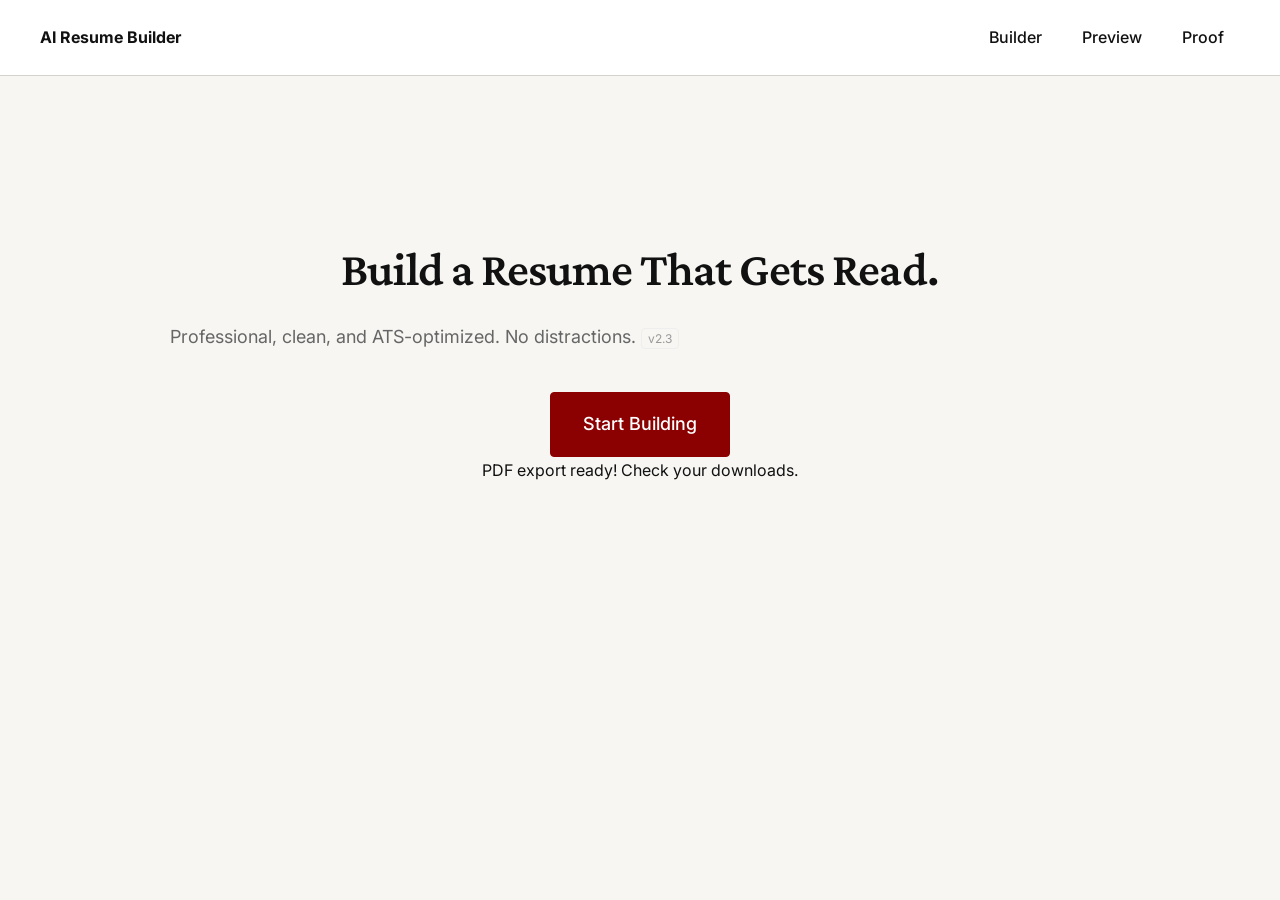
<file: index.html>
<!DOCTYPE html>
<html lang="en">

<head>
    <meta charset="UTF-8">
    <meta name="viewport" content="width=device-width, initial-scale=1.0">
    <title>AI Resume Builder</title>
    <link rel="preconnect" href="https://fonts.googleapis.com">
    <link rel="preconnect" href="https://fonts.gstatic.com" crossorigin>
    <link
        href="https://fonts.googleapis.com/css2?family=Crimson+Pro:wght@400;600&family=Inter:wght@400;500;600&display=swap"
        rel="stylesheet">
    <link rel="stylesheet" href="design-system.css">
    <style>
        /* Specific App overrides/additions */
        /* Resume Preview Styles */
        .resume-preview {
            background: white;
            padding: 40px;
            min-height: 800px;
            /* A4-ish ratio */
            box-shadow: 0 4px 6px -1px rgba(0, 0, 0, 0.1), 0 2px 4px -1px rgba(0, 0, 0, 0.06);
            font-family: 'Crimson Pro', serif;
            color: #000;
        }

        .resume-preview h1 {
            font-size: 32px;
            margin-bottom: 4px;
            border-bottom: 2px solid #000;
            padding-bottom: 8px;
        }

        .resume-preview h2 {
            font-size: 18px;
            text-transform: uppercase;
            border-bottom: 1px solid #ccc;
            margin-top: 24px;
            margin-bottom: 12px;
            padding-bottom: 4px;
            letter-spacing: 0.05em;
        }

        .resume-preview h3 {
            font-size: 16px;
            font-weight: 600;
            margin-bottom: 2px;
        }

        .resume-preview p,
        .resume-preview li {
            font-family: 'Inter', sans-serif;
            font-size: 14px;
            line-height: 1.5;
            margin-bottom: 4px;
        }

        .resume-contact-info {
            font-family: 'Inter', sans-serif;
            font-size: 14px;
            margin-bottom: 24px;
        }

        /* Builder Layout */
        .builder-layout {
            display: flex;
            gap: 24px;
            height: calc(100vh - 80px);
            /* Subtract top bar */
            overflow: hidden;
        }

        .builder-form {
            flex: 1;
            overflow-y: auto;
            padding-right: 16px;
        }

        .builder-preview {
            flex: 1;
            overflow-y: auto;
            background: #e5e5e5;
            padding: 24px;
            display: flex;
            justify-content: center;
        }

        .preview-container {
            width: 100%;
            max-width: 800px;
        }

        /* Score Card */
        .score-card {
            background: #fff;
            border: 1px solid var(--color-border);
            border-radius: 8px;
            padding: 16px;
            margin-bottom: 24px;
            position: sticky;
            top: 0;
            z-index: 10;
            box-shadow: 0 2px 4px rgba(0, 0, 0, 0.05);
        }

        .score-header {
            display: flex;
            justify-content: space-between;
            align-items: center;
            margin-bottom: 12px;
        }

        .score-title {
            font-weight: 600;
            font-size: 14px;
            text-transform: uppercase;
            letter-spacing: 0.05em;
            color: #666;
        }

        .score-value {
            font-size: 24px;
            font-weight: 700;
            color: var(--color-text-primary);
        }

        /* Score Card - Circular */
        .score-card {
            background: #fff;
            border: 1px solid var(--color-border);
            border-radius: 8px;
            padding: 24px;
            margin-bottom: 24px;
            position: sticky;
            top: 0;
            z-index: 10;
            box-shadow: 0 4px 12px rgba(0, 0, 0, 0.05);
            text-align: center;
        }

        .score-circle-container {
            position: relative;
            width: 120px;
            height: 120px;
            margin: 0 auto 16px;
        }

        .score-svg {
            transform: rotate(-90deg);
            width: 100%;
            height: 100%;
        }

        .score-circle-bg {
            fill: none;
            stroke: #f3f3f3;
            stroke-width: 8;
        }

        .score-circle-progress {
            fill: none;
            stroke-width: 8;
            stroke-linecap: round;
            stroke-dasharray: 339.292;
            /* 2 * PI * 54 */
            stroke-dashoffset: 339.292;
            transition: stroke-dashoffset 1s ease-out, stroke 0.3s;
        }

        .score-text-center {
            position: absolute;
            top: 50%;
            left: 50%;
            transform: translate(-50%, -50%);
            display: flex;
            flex-direction: column;
            align-items: center;
        }

        .score-value-large {
            font-size: 32px;
            font-weight: 700;
            line-height: 1;
            color: var(--color-text-primary);
        }

        .score-label-small {
            font-size: 10px;
            text-transform: uppercase;
            color: #888;
            margin-top: 2px;
            font-weight: 600;
        }

        .score-status {
            font-size: 14px;
            font-weight: 600;
            margin-bottom: 12px;
            padding: 4px 12px;
            border-radius: 20px;
            display: inline-block;
        }

        .score-status.needs-work {
            background: #fee2e2;
            color: #dc2626;
        }

        .score-status.getting-there {
            background: #fef3c7;
            color: #d97706;
        }

        .score-status.strong {
            background: #d1fae5;
            color: #059669;
        }

        .suggestion-list {
            text-align: left;
            margin-top: 16px;
            border-top: 1px solid #eee;
            padding-top: 12px;
        }

        .suggestion-item {
            font-size: 12px;
            color: #555;
            padding: 4px 0;
            display: flex;
            align-items: start;
            gap: 6px;
        }

        .suggestion-item::before {
            content: "+";
            color: var(--color-success);
            font-weight: bold;
        }

        /* Input Guidance */
        .input-guidance {
            font-size: 12px;
            color: #666;
            margin-top: 4px;
            font-style: italic;
            display: flex;
            align-items: center;
            gap: 4px;
        }

        .input-guidance.warning {
            color: #d97706;
        }

        /* Template Switcher */
        .template-switcher {
            display: flex;
            gap: 8px;
            margin-bottom: 24px;
            background: #f3f3f3;
            padding: 4px;
            border-radius: 6px;
        }

        .template-btn {
            flex: 1;
            padding: 8px;
            border: none;
            background: transparent;
            cursor: pointer;
            border-radius: 4px;
            font-size: 14px;
            font-weight: 500;
            color: #666;
            transition: all 0.2s;
        }

        .template-btn.active {
            background: white;
            color: var(--color-text-primary);
            box-shadow: 0 1px 2px rgba(0, 0, 0, 0.1);
        }

        /* TEMPLATE STYLES */

        /* Classic (Default) */
        .resume-template-classic {
            font-family: 'Crimson Pro', serif;
            color: #000;
            line-height: 1.5;
        }

        .resume-template-classic h1 {
            border-bottom: 2px solid #000;
            padding-bottom: 8px;
            margin-bottom: 12px;
            font-size: 32px;
        }

        .resume-template-classic h2 {
            text-transform: uppercase;
            border-bottom: 1px solid #ccc;
            margin-top: 24px;
            margin-bottom: 12px;
            font-size: 18px;
            letter-spacing: 0.05em;
        }

        .resume-template-classic .resume-contact-info {
            margin-bottom: 24px;
            font-family: 'Inter', sans-serif;
            font-size: 14px;
        }

        .resume-template-classic h3 {
            font-size: 16px;
            font-weight: 600;
        }

        .resume-template-classic p,
        .resume-template-classic li {
            font-family: 'Inter', sans-serif;
            font-size: 14px;
        }

        /* Modern */
        .resume-template-modern {
            font-family: 'Inter', sans-serif;
            color: #111;
            line-height: 1.6;
        }

        .resume-template-modern h1 {
            font-size: 36px;
            font-weight: 800;
            letter-spacing: -0.02em;
            margin-bottom: 8px;
            border: none;
        }

        .resume-template-modern h2 {
            font-size: 16px;
            font-weight: 700;
            text-transform: uppercase;
            color: var(--color-accent);
            border-bottom: 2px solid #eee;
            padding-bottom: 6px;
            margin-top: 28px;
            margin-bottom: 16px;
        }

        .resume-template-modern .resume-contact-info {
            font-size: 13px;
            color: #555;
            margin-bottom: 32px;
            font-weight: 500;
        }

        .resume-template-modern h3 {
            font-size: 15px;
            font-weight: 700;
            margin-bottom: 4px;
        }

        .resume-template-modern p,
        .resume-template-modern li {
            font-size: 14px;
            color: #333;
        }

        /* Minimal */
        .resume-template-minimal {
            font-family: 'Inter', sans-serif;
            color: #222;
            line-height: 1.7;
            text-align: center;
        }

        .resume-template-minimal h1 {
            font-size: 28px;
            font-weight: 400;
            letter-spacing: 0.1em;
            text-transform: uppercase;
            margin-bottom: 16px;
            border: none;
        }

        .resume-template-minimal .resume-contact-info {
            font-size: 12px;
            text-transform: uppercase;
            letter-spacing: 0.05em;
            color: #888;
            margin-bottom: 40px;
        }

        .resume-template-minimal h2 {
            font-size: 14px;
            font-weight: 600;
            text-transform: uppercase;
            letter-spacing: 0.15em;
            margin-top: 32px;
            margin-bottom: 16px;
            border: none;
            position: relative;
            display: inline-block;
        }

        /* Minimal Left Align Content Override */
        .resume-template-minimal .section-content {
            text-align: left;
        }

        .resume-template-minimal h3 {
            font-size: 14px;
            font-weight: 600;
        }

        .resume-template-minimal p,
        .resume-template-minimal li {
            font-size: 13px;
            font-weight: 300;
        }

        /* Clean Link in Nav */
        .nav-link {
            text-decoration: none;
            color: var(--color-text-primary);
            padding: 8px 16px;
            border-radius: 4px;
            font-weight: 500;
        }

        .nav-link.active {
            background-color: var(--color-accent);
            color: white;
        }

        /* PRINT STYLES */
        @media print {

            /* Hide UI Elements */
            .top-bar,
            .btn,
            .template-switcher,
            .text-center,
            .input-guidance,
            #score-card-container {
                display: none !important;
            }

            /* Reset Layout */
            body,
            .layout-container,
            #app-content {
                display: block;
                height: auto;
                overflow: visible;
                background: white;
            }

            .resume-preview {
                width: 100%;
                max-width: 100%;
                box-shadow: none;
                border: none;
                padding: 0;
                margin: 0;
            }

            /* Page Breaks */
            h1,
            h2,
            h3 {
                break-after: avoid;
                page-break-after: avoid;
            }

            .section-content,
            li {
                break-inside: avoid;
                page-break-inside: avoid;
            }

            /* Typography Overrides for Print */
            body {
                color: black;
                font-size: 12pt;
                /* Standard print size */
            }

            a {
                text-decoration: none;
                color: black;
            }
        }

        /* NEW UI COMPONENTS */

        /* Tag Input */
        .tag-input-container {
            border: 1px solid #ddd;
            padding: 4px;
            border-radius: 4px;
            display: flex;
            flex-wrap: wrap;
            gap: 4px;
            background: white;
            min-height: 38px;
        }

        .tag-input-container:focus-within {
            border-color: var(--color-accent);
            outline: none;
        }

        .tag-chip {
            background: #f0f0f0;
            padding: 4px 8px;
            border-radius: 12px;
            font-size: 12px;
            display: flex;
            align-items: center;
            gap: 4px;
            user-select: none;
        }

        .tag-chip span {
            cursor: pointer;
            font-weight: bold;
            color: #888;
        }

        .tag-chip span:hover {
            color: #d00;
        }

        .tag-input {
            border: none;
            outline: none;
            flex: 1;
            min-width: 60px;
            padding: 4px;
            font-size: 14px;
        }

        /* Accordion */
        details {
            border: 1px solid #eee;
            border-radius: 4px;
            margin-bottom: 8px;
            background: white;
            overflow: hidden;
        }

        summary {
            padding: 12px;
            cursor: pointer;
            font-weight: 600;
            user-select: none;
            display: flex;
            justify-content: space-between;
            align-items: center;
            background: #fafafa;
        }

        summary:hover {
            background: #f0f0f0;
        }

        details[open] summary {
            border-bottom: 1px solid #eee;
        }

        .accordion-content {
            padding: 16px;
        }

        /* Project Card */
        .preview-project-card {
            margin-bottom: 16px;
            break-inside: avoid;
        }

        .preview-project-header {
            display: flex;
            justify-content: space-between;
            align-items: baseline;
            margin-bottom: 4px;
        }

        .preview-project-title {
            font-weight: 700;
            font-size: 15px;
        }

        .preview-project-links a {
            font-size: 12px;
            color: var(--color-accent);
            margin-left: 8px;
            text-decoration: none;
        }

        .preview-project-links a:hover {
            text-decoration: underline;
        }

        .preview-tech-stack {
            display: flex;
            gap: 6px;
            flex-wrap: wrap;
            margin-top: 6px;
        }

        .tech-badge {
            font-size: 11px;
            border: 1px solid #ccc;
            padding: 1px 6px;
            border-radius: 10px;
            color: #555;
        }

        /* Print overrides updated */
        @media print {
            .tech-badge {
                border-color: #000;
                color: #000;
            }

            body {
                -webkit-print-color-adjust: exact;
                print-color-adjust: exact;
            }

            .modern-sidebar {
                background-color: var(--resume-accent) !important;
                color: white !important;
                height: 100%;
            }

            .template-picker,
            .color-picker,
            .toast,
            .nav,
            .builder-form,
            #score-card-container,
            button {
                display: none !important;
            }

            .resume-preview {
                padding: 0 !important;
                margin: 0 !important;
                border: none !important;
            }
        }

        /* Proof Page CSS */
        .status-badge {
            padding: 6px 16px;
            border-radius: 20px;
            font-weight: 600;
            font-size: 14px;
            text-transform: uppercase;
            letter-spacing: 0.5px;
        }

        .status-badge.in-progress {
            background: #f3f3f3;
            color: #666;
            border: 1px solid #ddd;
        }

        .status-badge.shipped {
            background: #dcfce7;
            color: #166534;
            border: 1px solid #bbf7d0;
        }

        .checklist-grid {
            display: grid;
            grid-template-columns: 1fr;
            gap: 12px;
        }

        @media (min-width: 600px) {
            .checklist-grid {
                grid-template-columns: 1fr 1fr;
            }
        }

        .checklist-item {
            display: flex;
            align-items: center;
            gap: 10px;
            padding: 8px;
            background: #f9f9f9;
            border-radius: 6px;
            font-size: 14px;
            cursor: pointer;
            transition: background 0.2s;
        }

        .checklist-item:hover {
            background: #f0f0f0;
        }

        .checklist-item input[type="checkbox"] {
            width: 16px;
            height: 16px;
            cursor: pointer;
        }
    </style>
</head>

<body>
    <div class="layout-container">
        <!-- TOP BAR -->
        <header class="top-bar">
            <div class="top-bar__project">
                <strong>AI Resume Builder</strong>
            </div>
            <nav class="btn-group">
                <a href="#/builder" class="nav-link" id="nav-builder">Builder</a>
                <a href="#/preview" class="nav-link" id="nav-preview">Preview</a>
                <a href="#/proof" class="nav-link" id="nav-proof">Proof</a>
            </nav>
        </header>

        <!-- Dynamic Content -->
        <main id="app-content"></main>
    </div>

    <script src="app.js?v=2"></script>
</body>

</html>
</file>
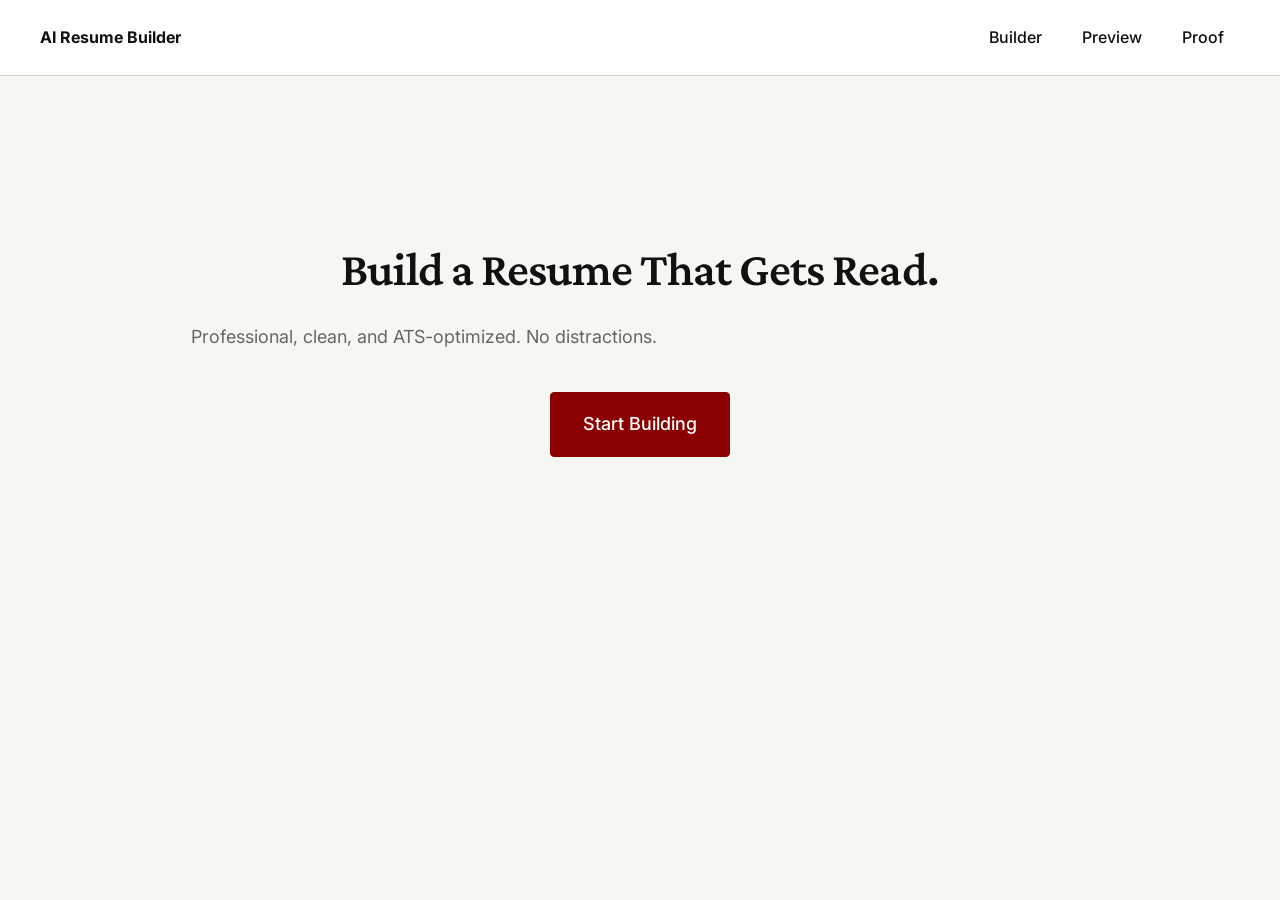
<file: app/index.html>
<!DOCTYPE html>
<html lang="en">

<head>
    <meta charset="UTF-8">
    <meta name="viewport" content="width=device-width, initial-scale=1.0">
    <title>AI Resume Builder</title>
    <link rel="preconnect" href="https://fonts.googleapis.com">
    <link rel="preconnect" href="https://fonts.gstatic.com" crossorigin>
    <link
        href="https://fonts.googleapis.com/css2?family=Crimson+Pro:wght@400;600&family=Inter:wght@400;500;600&display=swap"
        rel="stylesheet">
    <link rel="stylesheet" href="../design-system.css">
    <style>
        /* Specific App overrides/additions */
        /* Resume Preview Styles */
        .resume-preview {
            background: white;
            padding: 40px;
            min-height: 800px;
            /* A4-ish ratio */
            box-shadow: 0 4px 6px -1px rgba(0, 0, 0, 0.1), 0 2px 4px -1px rgba(0, 0, 0, 0.06);
            font-family: 'Crimson Pro', serif;
            color: #000;
        }

        .resume-preview h1 {
            font-size: 32px;
            margin-bottom: 4px;
            border-bottom: 2px solid #000;
            padding-bottom: 8px;
        }

        .resume-preview h2 {
            font-size: 18px;
            text-transform: uppercase;
            border-bottom: 1px solid #ccc;
            margin-top: 24px;
            margin-bottom: 12px;
            padding-bottom: 4px;
            letter-spacing: 0.05em;
        }

        .resume-preview h3 {
            font-size: 16px;
            font-weight: 600;
            margin-bottom: 2px;
        }

        .resume-preview p,
        .resume-preview li {
            font-family: 'Inter', sans-serif;
            font-size: 14px;
            line-height: 1.5;
            margin-bottom: 4px;
        }

        .resume-contact-info {
            font-family: 'Inter', sans-serif;
            font-size: 14px;
            margin-bottom: 24px;
        }

        /* Builder Layout */
        .builder-layout {
            display: flex;
            gap: 24px;
            height: calc(100vh - 80px);
            /* Subtract top bar */
            overflow: hidden;
        }

        .builder-form {
            flex: 1;
            overflow-y: auto;
            padding-right: 16px;
        }

        .builder-preview {
            flex: 1;
            overflow-y: auto;
            background: #e5e5e5;
            padding: 24px;
            display: flex;
            justify-content: center;
        }

        .preview-container {
            width: 100%;
            max-width: 800px;
        }

        /* Score Card */
        .score-card {
            background: #fff;
            border: 1px solid var(--color-border);
            border-radius: 8px;
            padding: 16px;
            margin-bottom: 24px;
            position: sticky;
            top: 0;
            z-index: 10;
            box-shadow: 0 2px 4px rgba(0, 0, 0, 0.05);
        }

        .score-header {
            display: flex;
            justify-content: space-between;
            align-items: center;
            margin-bottom: 12px;
        }

        .score-title {
            font-weight: 600;
            font-size: 14px;
            text-transform: uppercase;
            letter-spacing: 0.05em;
            color: #666;
        }

        .score-value {
            font-size: 24px;
            font-weight: 700;
            color: var(--color-text-primary);
        }

        .score-meter {
            height: 8px;
            background: #eee;
            border-radius: 4px;
            overflow: hidden;
            margin-bottom: 12px;
        }

        .score-fill {
            height: 100%;
            background: var(--color-accent);
            width: 0%;
            transition: width 0.5s ease;
        }

        .score-fill.good {
            background: var(--color-success);
        }

        .score-fill.mid {
            background: var(--color-warning);
        }

        .score-fill.low {
            background: var(--color-accent);
        }

        .suggestion-list {
            list-style: none;
            padding: 0;
            margin: 0;
        }

        .suggestion-item {
            font-size: 13px;
            color: #555;
            padding: 6px 0;
            border-top: 1px solid #eee;
            display: flex;
            align-items: flex-start;
            gap: 8px;
        }

        .suggestion-item::before {
            content: "•";
            color: var(--color-accent);
            font-weight: bold;
        }

        /* Clean Link in Nav */
        .nav-link {
            text-decoration: none;
            color: var(--color-text-primary);
            padding: 8px 16px;
            border-radius: 4px;
            font-weight: 500;
        }

        .nav-link.active {
            background-color: var(--color-accent);
            color: white;
        }
    </style>
</head>

<body>
    <div class="layout-container">
        <!-- TOP BAR -->
        <header class="top-bar">
            <div class="top-bar__project">
                <strong>AI Resume Builder</strong>
            </div>
            <nav class="btn-group">
                <a href="#/builder" class="nav-link" id="nav-builder">Builder</a>
                <a href="#/preview" class="nav-link" id="nav-preview">Preview</a>
                <a href="#/proof" class="nav-link" id="nav-proof">Proof</a>
            </nav>
        </header>

        <!-- Dynamic Content -->
        <main id="app-content"></main>
    </div>

    <script src="app.js"></script>
</body>

</html>
</file>
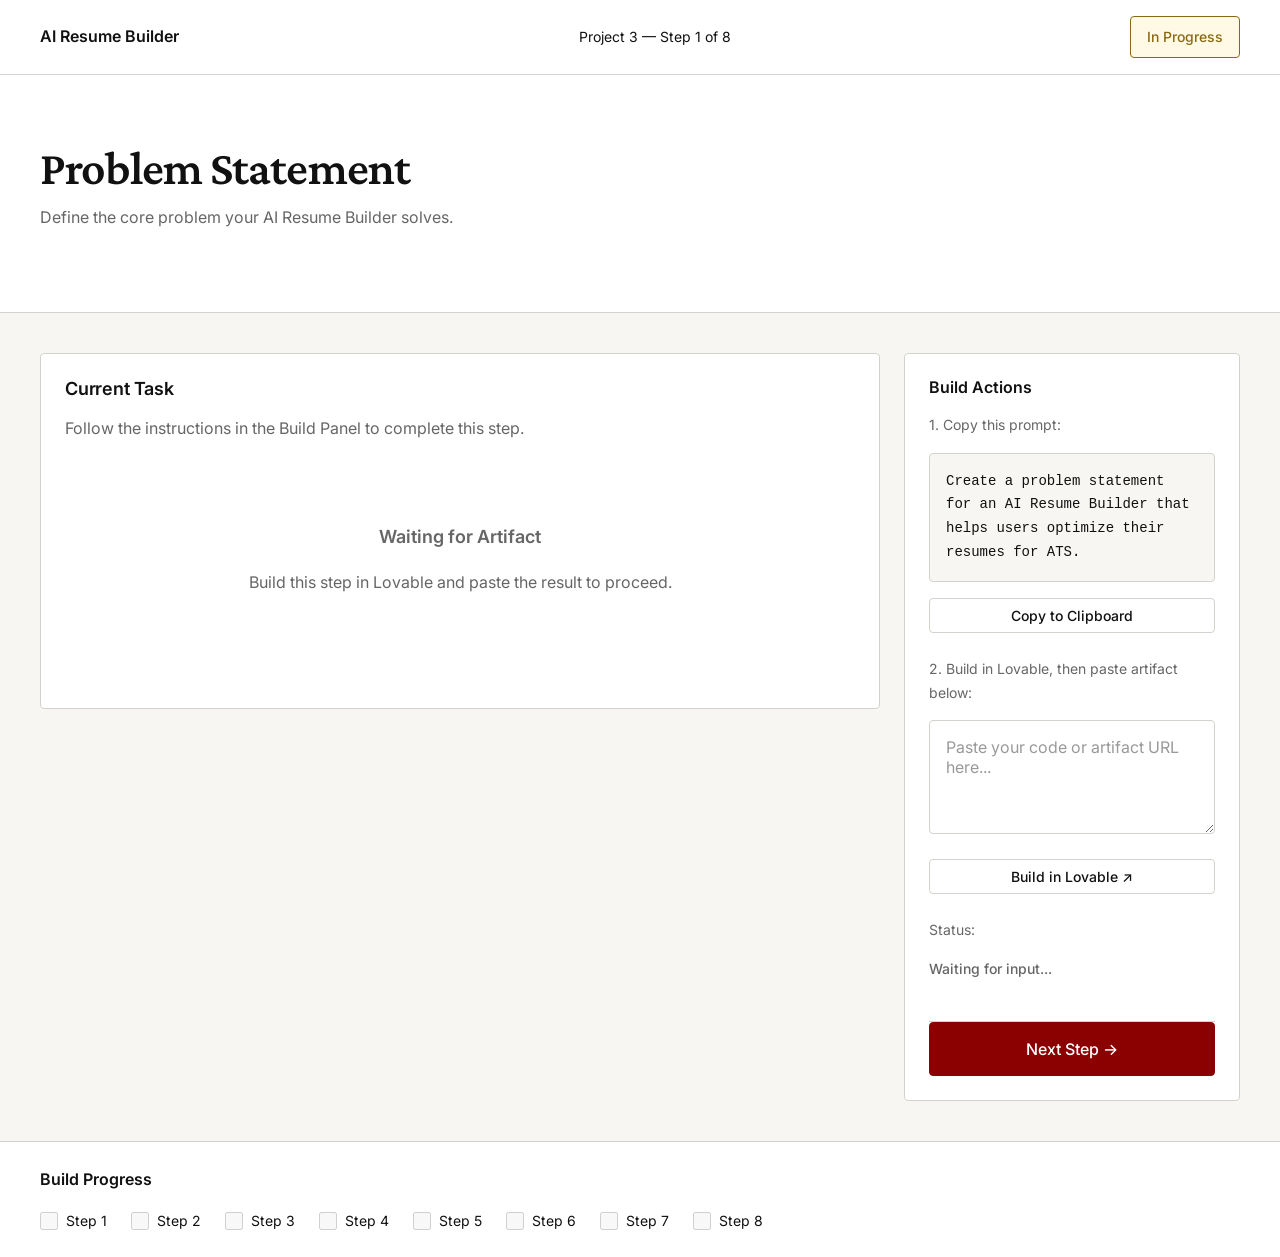
<file: build_track.html>
<!DOCTYPE html>
<html lang="en">
<head>
  <meta charset="UTF-8">
  <meta name="viewport" content="width=device-width, initial-scale=1.0">
  <title>AI Resume Builder — Build Track</title>
  <link rel="preconnect" href="https://fonts.googleapis.com">
  <link rel="preconnect" href="https://fonts.gstatic.com" crossorigin>
  <link href="https://fonts.googleapis.com/css2?family=Crimson+Pro:wght@400;600&family=Inter:wght@400;500;600&display=swap" rel="stylesheet">
  <link rel="stylesheet" href="design-system.css">
</head>
<body>
  <div class="layout-container">
    <!-- TOP BAR -->
    <header class="top-bar">
      <div class="top-bar__project">AI Resume Builder</div>
      <div class="top-bar__progress" id="step-indicator">Project 3 — Step 1 of 8</div>
      <div class="top-bar__status status--not-started" id="status-badge">Not Started</div>
    </header>

    <!-- CONTEXT HEADER -->
    <section class="context-header">
      <h1 class="context-header__title" id="page-title">Problem Statement</h1>
      <p class="context-header__subtitle" id="page-subtitle">Define the core problem your AI Resume Builder solves.</p>
    </section>

    <!-- MAIN CONTENT -->
    <main class="main-content">
      <!-- PRIMARY WORKSPACE (70%) -->
      <div class="primary-workspace">
        <!-- Content injected by JS -->
        <div id="step-content"></div>
      </div>

      <!-- SECONDARY BUILD PANEL (30%) -->
      <aside class="secondary-panel">
        <h3 class="secondary-panel__title">Build Actions</h3>
        
        <p class="text-small text-muted mb-sm">1. Copy this prompt:</p>
        <div class="prompt-box">
          <div class="prompt-box__content" id="prompt-content">Initialize the project...</div>
        </div>
        <button class="btn btn-secondary btn-small btn-block mb-md" id="copy-btn">Copy to Clipboard</button>
        
        <p class="text-small text-muted mb-sm">2. Build in Lovable, then paste artifact below:</p>
        <textarea class="input mb-sm" id="artifact-input" rows="4" placeholder="Paste your code or artifact URL here..."></textarea>
        
        <div class="btn-group">
          <button class="btn btn-secondary btn-small btn-block" id="open-lovable">Build in Lovable ↗</button>
        </div>

        <div class="mt-md">
            <p class="text-small text-muted">Status:</p>
            <div id="validation-status" class="text-small" style="font-weight: 500; color: #666;">Waiting for input...</div>
        </div>

        <div class="mt-lg pt-md" style="border-top: 1px solid var(--color-border);">
            <button class="btn btn-primary btn-block" id="next-btn" disabled>Next Step →</button>
        </div>
      </aside>
    </main>

    <!-- PROOF FOOTER -->
    <footer class="proof-footer">
      <div class="proof-footer__title">Build Progress</div>
      <div class="proof-checklist" id="proof-checklist">
        <!-- Checklist items injected by JS -->
      </div>
    </footer>
  </div>

  <script>
    // --- STATE MANAGEMENT ---
    const ROUTES = [
      { id: '01-problem', step: 1, title: 'Problem Statement', subtitle: 'Define the core problem your AI Resume Builder solves.', prompt: 'Create a problem statement for an AI Resume Builder that helps users optimize their resumes for ATS.' },
      { id: '02-market', step: 2, title: 'Market Analysis', subtitle: 'Analyze the target audience and competitors.', prompt: 'Perform a market analysis for the AI Resume Builder. Identify key competitors and user personas.' },
      { id: '03-architecture', step: 3, title: 'Architecture', subtitle: 'Define the technical architecture.', prompt: 'Outline the technical architecture for the AI Resume Builder, including frontend, backend, and AI service integration.' },
      { id: '04-hld', step: 4, title: 'High Level Design', subtitle: 'Create the High Level Design (HLD).', prompt: 'Generate a High Level Design (HLD) diagram description for the system.' },
      { id: '05-lld', step: 5, title: 'Low Level Design', subtitle: 'Create the Low Level Design (LLD).', prompt: 'Generate a Low Level Design (LLD) class diagram and API specification.' },
      { id: '06-build', step: 6, title: 'Build Phase', subtitle: 'Implement the core features.', prompt: 'Generate the core generic code structure for the AI Resume Builder application.' },
      { id: '07-test', step: 7, title: 'Testing', subtitle: 'Verify the application functionality.', prompt: 'Create a test plan and test cases for the AI Resume Builder.' },
      { id: '08-ship', step: 8, title: 'Shipping', subtitle: 'Prepare for deployment.', prompt: 'Generate a deployment checklist and release notes for the first version.' },
      { id: 'proof', step: 9, title: 'Proof of Work', subtitle: 'Submit your final proof of work.', prompt: '' }
    ];

    const STORAGE_KEY = 'rb_artifacts';

    // --- DOM ELEMENTS ---
    const els = {
      stepIndicator: document.getElementById('step-indicator'),
      statusBadge: document.getElementById('status-badge'),
      pageTitle: document.getElementById('page-title'),
      pageSubtitle: document.getElementById('page-subtitle'),
      stepContent: document.getElementById('step-content'),
      promptContent: document.getElementById('prompt-content'),
      copyBtn: document.getElementById('copy-btn'),
      artifactInput: document.getElementById('artifact-input'),
      nextBtn: document.getElementById('next-btn'),
      openLovable: document.getElementById('open-lovable'),
      validationStatus: document.getElementById('validation-status'),
      proofChecklist: document.getElementById('proof-checklist'),
      secondaryPanel: document.querySelector('.secondary-panel')
    };

    // --- UTILS ---
    function getArtifacts() {
      return JSON.parse(localStorage.getItem(STORAGE_KEY) || '{}');
    }

    function saveArtifact(stepId, content) {
      const artifacts = getArtifacts();
      artifacts[stepId] = content;
      localStorage.setItem(STORAGE_KEY, JSON.stringify(artifacts));
      updateStatus();
    }

    function getRouteId() {
      const hash = window.location.hash.replace('#/rb/', '');
      return hash || '01-problem';
    }

    function updateStatus() {
      const artifacts = getArtifacts();
      const count = Object.keys(artifacts).length;
      if (count === 0) {
        els.statusBadge.textContent = 'Not Started';
        els.statusBadge.className = 'top-bar__status status--not-started';
      } else if (count < 8) {
        els.statusBadge.textContent = 'In Progress';
        els.statusBadge.className = 'top-bar__status status--in-progress';
      } else {
        els.statusBadge.textContent = 'Shipped';
        els.statusBadge.className = 'top-bar__status status--shipped';
      }
      renderChecklist();
    }

    // --- RENDERING ---
    function renderChecklist() {
      const artifacts = getArtifacts();
      els.proofChecklist.innerHTML = ROUTES.slice(0, 8).map(route => `
        <label class="proof-checklist__item">
          <input type="checkbox" class="proof-checklist__checkbox" ${artifacts[route.id] ? 'checked' : ''} disabled>
          <span>Step ${route.step}</span>
        </label>
      `).join('');
    }

    function renderPage() {
      const routeId = getRouteId();
      const route = ROUTES.find(r => r.id === routeId) || ROUTES[0];

      // Update Header
      els.pageTitle.textContent = route.title;
      els.pageSubtitle.textContent = route.subtitle;

      if (route.id === 'proof') {
        renderProofPage();
        return;
      }

      // Normal Steps
      els.secondaryPanel.style.display = 'block';
      els.stepIndicator.textContent = `Project 3 — Step ${route.step} of 8`;
      
      els.promptContent.textContent = route.prompt;
      
      // Input Logic
      const artifacts = getArtifacts();
      els.artifactInput.value = artifacts[route.id] || '';
      validateInput(); // Check if next should be enabled

      // Inject Content Placeholder
      els.stepContent.innerHTML = `
        <div class="card">
          <h2 class="card__title">Current Task</h2>
          <div class="card__content">
            <p>Follow the instructions in the Build Panel to complete this step.</p>
            <div class="empty-state">
              <div class="empty-state__title">Waiting for Artifact</div>
              <div class="empty-state__message">Build this step in Lovable and paste the result to proceed.</div>
            </div>
          </div>
        </div>
      `;
    }

    function renderProofPage() {
      els.stepIndicator.textContent = `Project 3 — Final Submission`;
      els.secondaryPanel.style.display = 'none';
      
      const artifacts = getArtifacts();
      const allDone = ROUTES.slice(0, 8).every(r => !!artifacts[r.id]);
      
      els.stepContent.innerHTML = `
        <div class="card">
          <h2 class="card__title">Final Submission</h2>
          <div class="card__content">
            <p>Congratulations on completing the build track! Please provide your project links below.</p>
            
            <div class="input-group">
              <label class="input-label">Lovable Project Link</label>
              <input type="text" class="input" id="lovable-link" placeholder="https://lovable.dev/..." value="${artifacts['lovable_link'] || ''}">
            </div>
            
            <div class="input-group">
              <label class="input-label">GitHub Repository Link</label>
              <input type="text" class="input" id="github-link" placeholder="https://github.com/..." value="${artifacts['github_link'] || ''}">
            </div>
            
            <div class="input-group">
              <label class="input-label">Deployed Application URL</label>
              <input type="text" class="input" id="deploy-link" placeholder="https://..." value="${artifacts['deploy_link'] || ''}">
            </div>

            <button class="btn btn-primary" id="final-submit-btn" ${!allDone ? 'disabled' : ''}>Copy Final Submission</button>
            
            ${!allDone ? '<p class="text-small text-muted mt-md">Complete all previous steps to enable submission.</p>' : ''}
          </div>
        </div>
      `;

      // Event listeners for proof page are attached here because content is dynamic
      document.getElementById('lovable-link')?.addEventListener('input', (e) => saveArtifact('lovable_link', e.target.value));
      document.getElementById('github-link')?.addEventListener('input', (e) => saveArtifact('github_link', e.target.value));
      document.getElementById('deploy-link')?.addEventListener('input', (e) => saveArtifact('deploy_link', e.target.value));
      
      document.getElementById('final-submit-btn')?.addEventListener('click', () => {
        const data = getArtifacts();
        const text = `Project 3 Submission\n\nLovable: ${data.lovable_link}\nGitHub: ${data.github_link}\nDeploy: ${data.deploy_link}\n\nStatus: Shipped`;
        navigator.clipboard.writeText(text);
        alert('Submission copied to clipboard!');
      });
    }

    // --- EVENT LISTENERS ---
    
    // Routing
    window.addEventListener('hashchange', renderPage);
    
    // Copy Button
    els.copyBtn.addEventListener('click', () => {
      navigator.clipboard.writeText(els.promptContent.textContent);
      els.copyBtn.textContent = 'Copied!';
      setTimeout(() => els.copyBtn.textContent = 'Copy to Clipboard', 2000);
    });

    // Lovable Link
    els.openLovable.addEventListener('click', () => {
      window.open('https://lovable.dev', '_blank');
    });

    // Input Validation & Navigation
    els.artifactInput.addEventListener('input', validateInput);

    function validateInput() {
      const content = els.artifactInput.value.trim();
      const routeId = getRouteId();
      
      saveArtifact(routeId, content);

      if (content.length > 0) {
        els.nextBtn.disabled = false;
        els.validationStatus.textContent = 'Artifact captured. Ready to proceed.';
        els.validationStatus.style.color = 'var(--color-success)';
      } else {
        els.nextBtn.disabled = true;
        els.validationStatus.textContent = 'Waiting for input...';
        els.validationStatus.style.color = '#666';
      }
    }

    // Next Button
    els.nextBtn.addEventListener('click', () => {
      const routeId = getRouteId();
      const currentIndex = ROUTES.findIndex(r => r.id === routeId);
      if (currentIndex < ROUTES.length - 1) {
        window.location.hash = `/rb/${ROUTES[currentIndex + 1].id}`;
      }
    });

    // Initialize
    updateStatus();
    renderChecklist();
    if (!window.location.hash) {
      window.location.hash = '#/rb/01-problem';
    } else {
      renderPage();
    }

  </script>
</body>
</html>
</file>
<file: design-system.css>
/**
 * KodNest Premium Build System
 * Design Philosophy: Calm, Intentional, Coherent, Confident
 * Version: 1.0.0
 */

/* ============================================
   DESIGN TOKENS
   ============================================ */

:root {
  /* Color System - Maximum 4 colors */
  --color-background: #F7F6F3;
  --color-text-primary: #111111;
  --color-accent: #8B0000;
  --color-success: #2D5016;
  --color-warning: #8B6914;
  --color-border: #D4D2CC;
  --color-surface: #FFFFFF;
  
  /* Typography */
  --font-serif: 'Crimson Pro', 'Georgia', serif;
  --font-sans: 'Inter', -apple-system, BlinkMacSystemFont, 'Segoe UI', sans-serif;
  
  --font-size-body: 16px;
  --font-size-body-large: 18px;
  --font-size-h1: 48px;
  --font-size-h2: 32px;
  --font-size-h3: 24px;
  --font-size-small: 14px;
  
  --line-height-body: 1.7;
  --line-height-heading: 1.2;
  
  /* Spacing Scale - Consistent 8px base */
  --space-xs: 8px;
  --space-sm: 16px;
  --space-md: 24px;
  --space-lg: 40px;
  --space-xl: 64px;
  
  /* Layout */
  --max-text-width: 720px;
  --workspace-width: 70%;
  --panel-width: 30%;
  
  /* Interaction */
  --transition-speed: 180ms;
  --transition-timing: ease-in-out;
  --border-radius: 4px;
}

/* ============================================
   RESET & BASE STYLES
   ============================================ */

* {
  margin: 0;
  padding: 0;
  box-sizing: border-box;
}

body {
  font-family: var(--font-sans);
  font-size: var(--font-size-body);
  line-height: var(--line-height-body);
  color: var(--color-text-primary);
  background-color: var(--color-background);
  -webkit-font-smoothing: antialiased;
  -moz-osx-font-smoothing: grayscale;
}

/* ============================================
   TYPOGRAPHY
   ============================================ */

h1, h2, h3, h4, h5, h6 {
  font-family: var(--font-serif);
  line-height: var(--line-height-heading);
  font-weight: 600;
  margin-bottom: var(--space-md);
}

h1 {
  font-size: var(--font-size-h1);
  letter-spacing: -0.02em;
}

h2 {
  font-size: var(--font-size-h2);
  letter-spacing: -0.01em;
}

h3 {
  font-size: var(--font-size-h3);
}

p {
  margin-bottom: var(--space-sm);
  max-width: var(--max-text-width);
}

.text-large {
  font-size: var(--font-size-body-large);
}

.text-small {
  font-size: var(--font-size-small);
}

.text-muted {
  color: #666666;
}

/* ============================================
   GLOBAL LAYOUT STRUCTURE
   ============================================ */

.layout-container {
  min-height: 100vh;
  display: flex;
  flex-direction: column;
}

/* TOP BAR */
.top-bar {
  display: flex;
  justify-content: space-between;
  align-items: center;
  padding: var(--space-sm) var(--space-lg);
  background-color: var(--color-surface);
  border-bottom: 1px solid var(--color-border);
}

.top-bar__project {
  font-weight: 600;
  font-size: var(--font-size-body);
}

.top-bar__progress {
  font-size: var(--font-size-small);
  color: var(--color-text-primary);
}

.top-bar__status {
  padding: var(--space-xs) var(--space-sm);
  border-radius: var(--border-radius);
  font-size: var(--font-size-small);
  font-weight: 500;
  border: 1px solid var(--color-border);
}

.status--not-started {
  background-color: var(--color-background);
  color: var(--color-text-primary);
}

.status--in-progress {
  background-color: #FFF9E6;
  color: var(--color-warning);
  border-color: var(--color-warning);
}

.status--shipped {
  background-color: #F0F5EC;
  color: var(--color-success);
  border-color: var(--color-success);
}

/* CONTEXT HEADER */
.context-header {
  padding: var(--space-xl) var(--space-lg);
  background-color: var(--color-surface);
  border-bottom: 1px solid var(--color-border);
}

.context-header__title {
  margin-bottom: var(--space-xs);
}

.context-header__subtitle {
  font-size: var(--font-size-body);
  color: #666666;
  max-width: var(--max-text-width);
}

/* MAIN WORKSPACE */
.main-content {
  flex: 1;
  display: flex;
  gap: var(--space-md);
  padding: var(--space-lg);
}

.primary-workspace {
  flex: 0 0 var(--workspace-width);
}

.secondary-panel {
  flex: 0 0 calc(var(--panel-width) - var(--space-md));
  background-color: var(--color-surface);
  border: 1px solid var(--color-border);
  border-radius: var(--border-radius);
  padding: var(--space-md);
  height: fit-content;
  position: sticky;
  top: var(--space-md);
}

.secondary-panel__title {
  font-family: var(--font-sans);
  font-size: var(--font-size-body);
  font-weight: 600;
  margin-bottom: var(--space-sm);
}

.secondary-panel__text {
  font-size: var(--font-size-small);
  line-height: 1.6;
  margin-bottom: var(--space-md);
  color: #666666;
}

/* PROOF FOOTER */
.proof-footer {
  background-color: var(--color-surface);
  border-top: 1px solid var(--color-border);
  padding: var(--space-md) var(--space-lg);
}

.proof-footer__title {
  font-family: var(--font-sans);
  font-size: var(--font-size-body);
  font-weight: 600;
  margin-bottom: var(--space-sm);
}

.proof-checklist {
  display: flex;
  gap: var(--space-md);
  flex-wrap: wrap;
}

.proof-checklist__item {
  display: flex;
  align-items: center;
  gap: var(--space-xs);
  font-size: var(--font-size-small);
}

.proof-checklist__checkbox {
  width: 18px;
  height: 18px;
  border: 1px solid var(--color-border);
  border-radius: 2px;
  cursor: pointer;
  transition: all var(--transition-speed) var(--transition-timing);
}

.proof-checklist__checkbox:checked {
  background-color: var(--color-accent);
  border-color: var(--color-accent);
}

/* ============================================
   COMPONENTS
   ============================================ */

/* BUTTONS */
.btn {
  display: inline-block;
  padding: var(--space-sm) var(--space-md);
  font-family: var(--font-sans);
  font-size: var(--font-size-body);
  font-weight: 500;
  text-decoration: none;
  border-radius: var(--border-radius);
  border: 1px solid transparent;
  cursor: pointer;
  transition: all var(--transition-speed) var(--transition-timing);
  text-align: center;
}

.btn-primary {
  background-color: var(--color-accent);
  color: var(--color-surface);
  border-color: var(--color-accent);
}

.btn-primary:hover {
  background-color: #6D0000;
  border-color: #6D0000;
}

.btn-secondary {
  background-color: transparent;
  color: var(--color-text-primary);
  border-color: var(--color-border);
}

.btn-secondary:hover {
  border-color: var(--color-text-primary);
}

.btn-small {
  padding: var(--space-xs) var(--space-sm);
  font-size: var(--font-size-small);
}

.btn-block {
  display: block;
  width: 100%;
}

.btn-group {
  display: flex;
  gap: var(--space-xs);
  flex-wrap: wrap;
}

/* CARDS */
.card {
  background-color: var(--color-surface);
  border: 1px solid var(--color-border);
  border-radius: var(--border-radius);
  padding: var(--space-md);
  margin-bottom: var(--space-md);
}

.card__title {
  font-family: var(--font-sans);
  font-size: var(--font-size-body-large);
  font-weight: 600;
  margin-bottom: var(--space-sm);
}

.card__content {
  font-size: var(--font-size-body);
  color: #666666;
}

/* INPUTS */
.input {
  width: 100%;
  padding: var(--space-sm);
  font-family: var(--font-sans);
  font-size: var(--font-size-body);
  color: var(--color-text-primary);
  background-color: var(--color-surface);
  border: 1px solid var(--color-border);
  border-radius: var(--border-radius);
  transition: border-color var(--transition-speed) var(--transition-timing);
}

.input:focus {
  outline: none;
  border-color: var(--color-accent);
}

.input::placeholder {
  color: #999999;
}

.input-label {
  display: block;
  font-size: var(--font-size-small);
  font-weight: 500;
  margin-bottom: var(--space-xs);
  color: var(--color-text-primary);
}

.input-group {
  margin-bottom: var(--space-md);
}

/* PROMPT BOX */
.prompt-box {
  background-color: var(--color-background);
  border: 1px solid var(--color-border);
  border-radius: var(--border-radius);
  padding: var(--space-sm);
  font-family: 'Courier New', monospace;
  font-size: var(--font-size-small);
  margin-bottom: var(--space-sm);
  position: relative;
}

.prompt-box__content {
  white-space: pre-wrap;
  word-break: break-word;
}

/* ERROR & EMPTY STATES */
.error-state {
  background-color: #FFF5F5;
  border: 1px solid #E5B3B3;
  border-radius: var(--border-radius);
  padding: var(--space-md);
  margin-bottom: var(--space-md);
}

.error-state__title {
  font-family: var(--font-sans);
  font-size: var(--font-size-body);
  font-weight: 600;
  color: var(--color-accent);
  margin-bottom: var(--space-xs);
}

.error-state__message {
  font-size: var(--font-size-small);
  color: #666666;
  margin-bottom: var(--space-sm);
}

.error-state__action {
  font-size: var(--font-size-small);
  color: var(--color-text-primary);
}

.empty-state {
  text-align: center;
  padding: var(--space-xl);
}

.empty-state__title {
  font-family: var(--font-sans);
  font-size: var(--font-size-body-large);
  font-weight: 600;
  margin-bottom: var(--space-sm);
}

.empty-state__message {
  font-size: var(--font-size-body);
  color: #666666;
  margin-bottom: var(--space-md);
}

/* ============================================
   UTILITY CLASSES
   ============================================ */

.mt-xs { margin-top: var(--space-xs); }
.mt-sm { margin-top: var(--space-sm); }
.mt-md { margin-top: var(--space-md); }
.mt-lg { margin-top: var(--space-lg); }
.mt-xl { margin-top: var(--space-xl); }

.mb-xs { margin-bottom: var(--space-xs); }
.mb-sm { margin-bottom: var(--space-sm); }
.mb-md { margin-bottom: var(--space-md); }
.mb-lg { margin-bottom: var(--space-lg); }
.mb-xl { margin-bottom: var(--space-xl); }

.p-xs { padding: var(--space-xs); }
.p-sm { padding: var(--space-sm); }
.p-md { padding: var(--space-md); }
.p-lg { padding: var(--space-lg); }
.p-xl { padding: var(--space-xl); }

.text-center { text-align: center; }
.text-right { text-align: right; }

/* ============================================
   RESPONSIVE DESIGN
   ============================================ */

@media (max-width: 1024px) {
  .main-content {
    flex-direction: column;
  }
  
  .primary-workspace,
  .secondary-panel {
    flex: 1 1 100%;
  }
  
  .secondary-panel {
    position: static;
  }
}

@media (max-width: 768px) {
  :root {
    --font-size-h1: 32px;
    --font-size-h2: 24px;
    --space-lg: 24px;
    --space-xl: 40px;
  }
  
  .top-bar {
    flex-wrap: wrap;
    gap: var(--space-sm);
  }
  
  .proof-checklist {
    flex-direction: column;
  }
}
</file>
